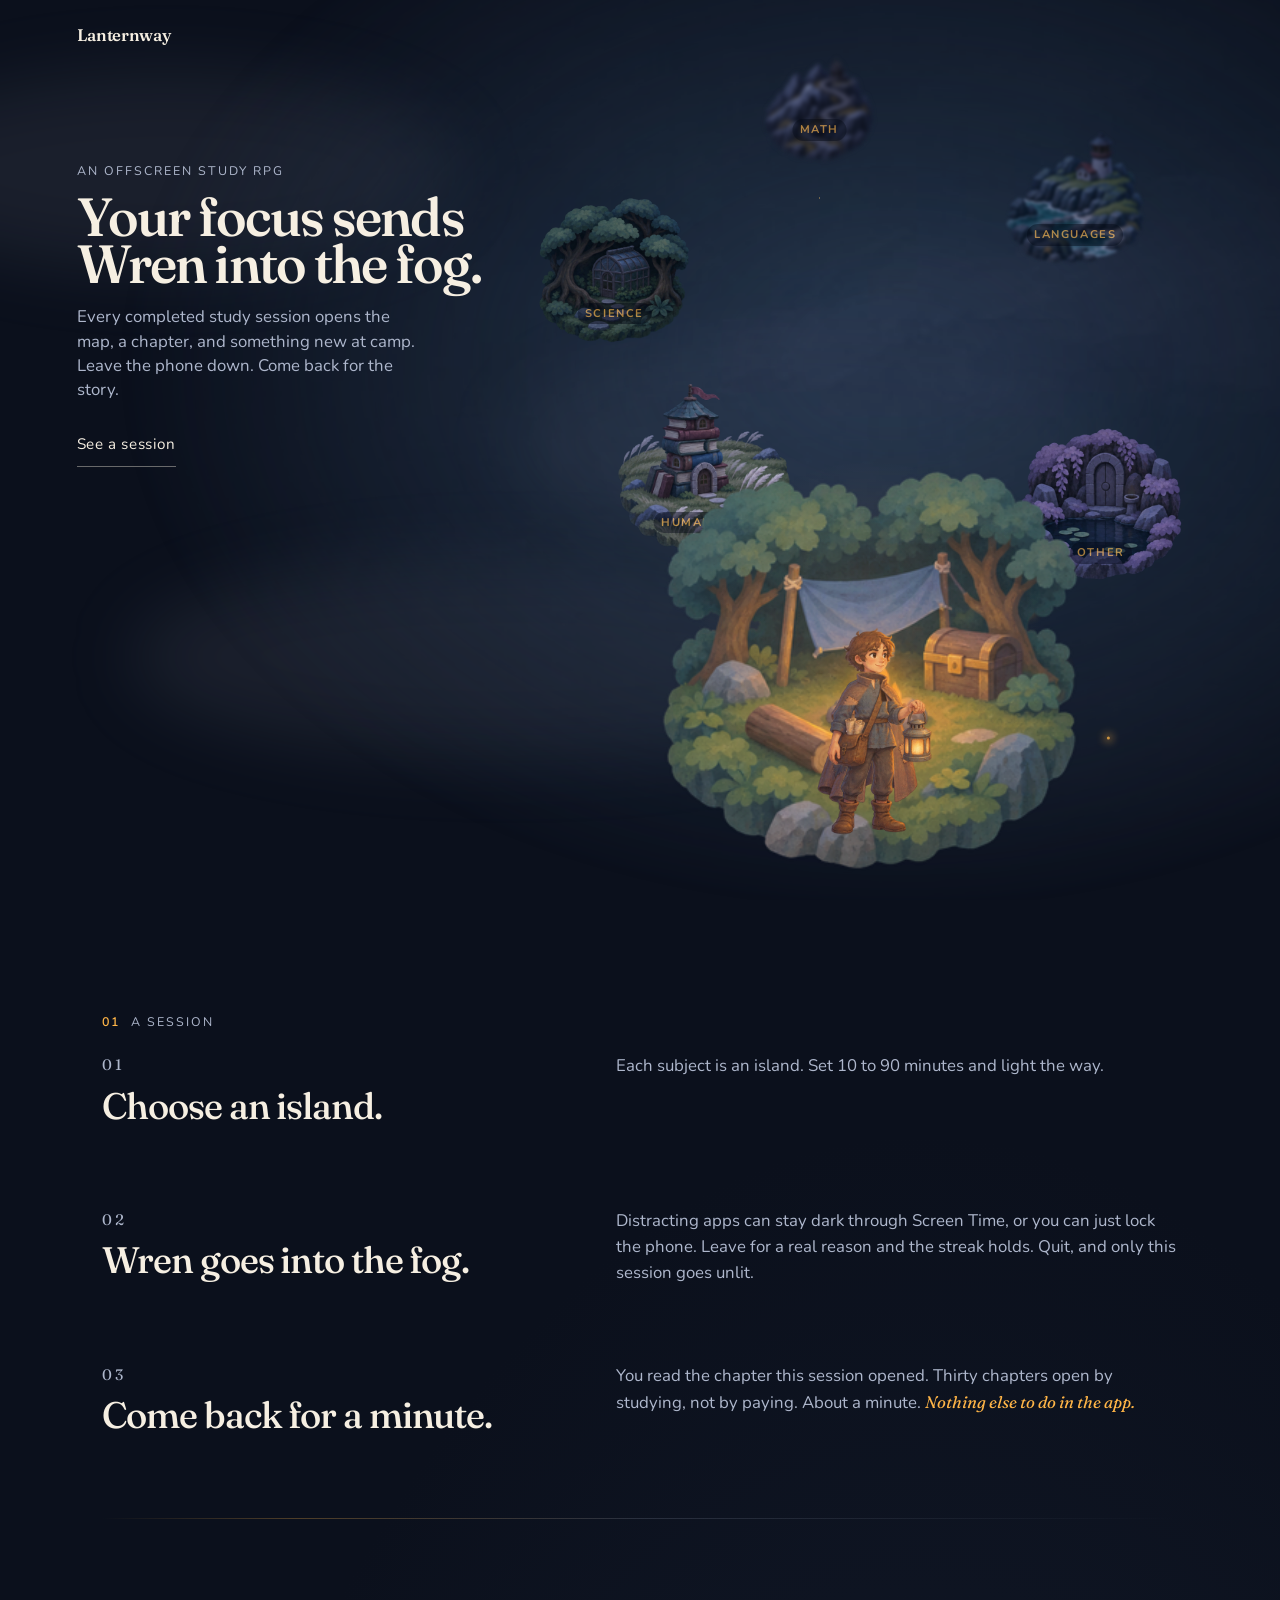
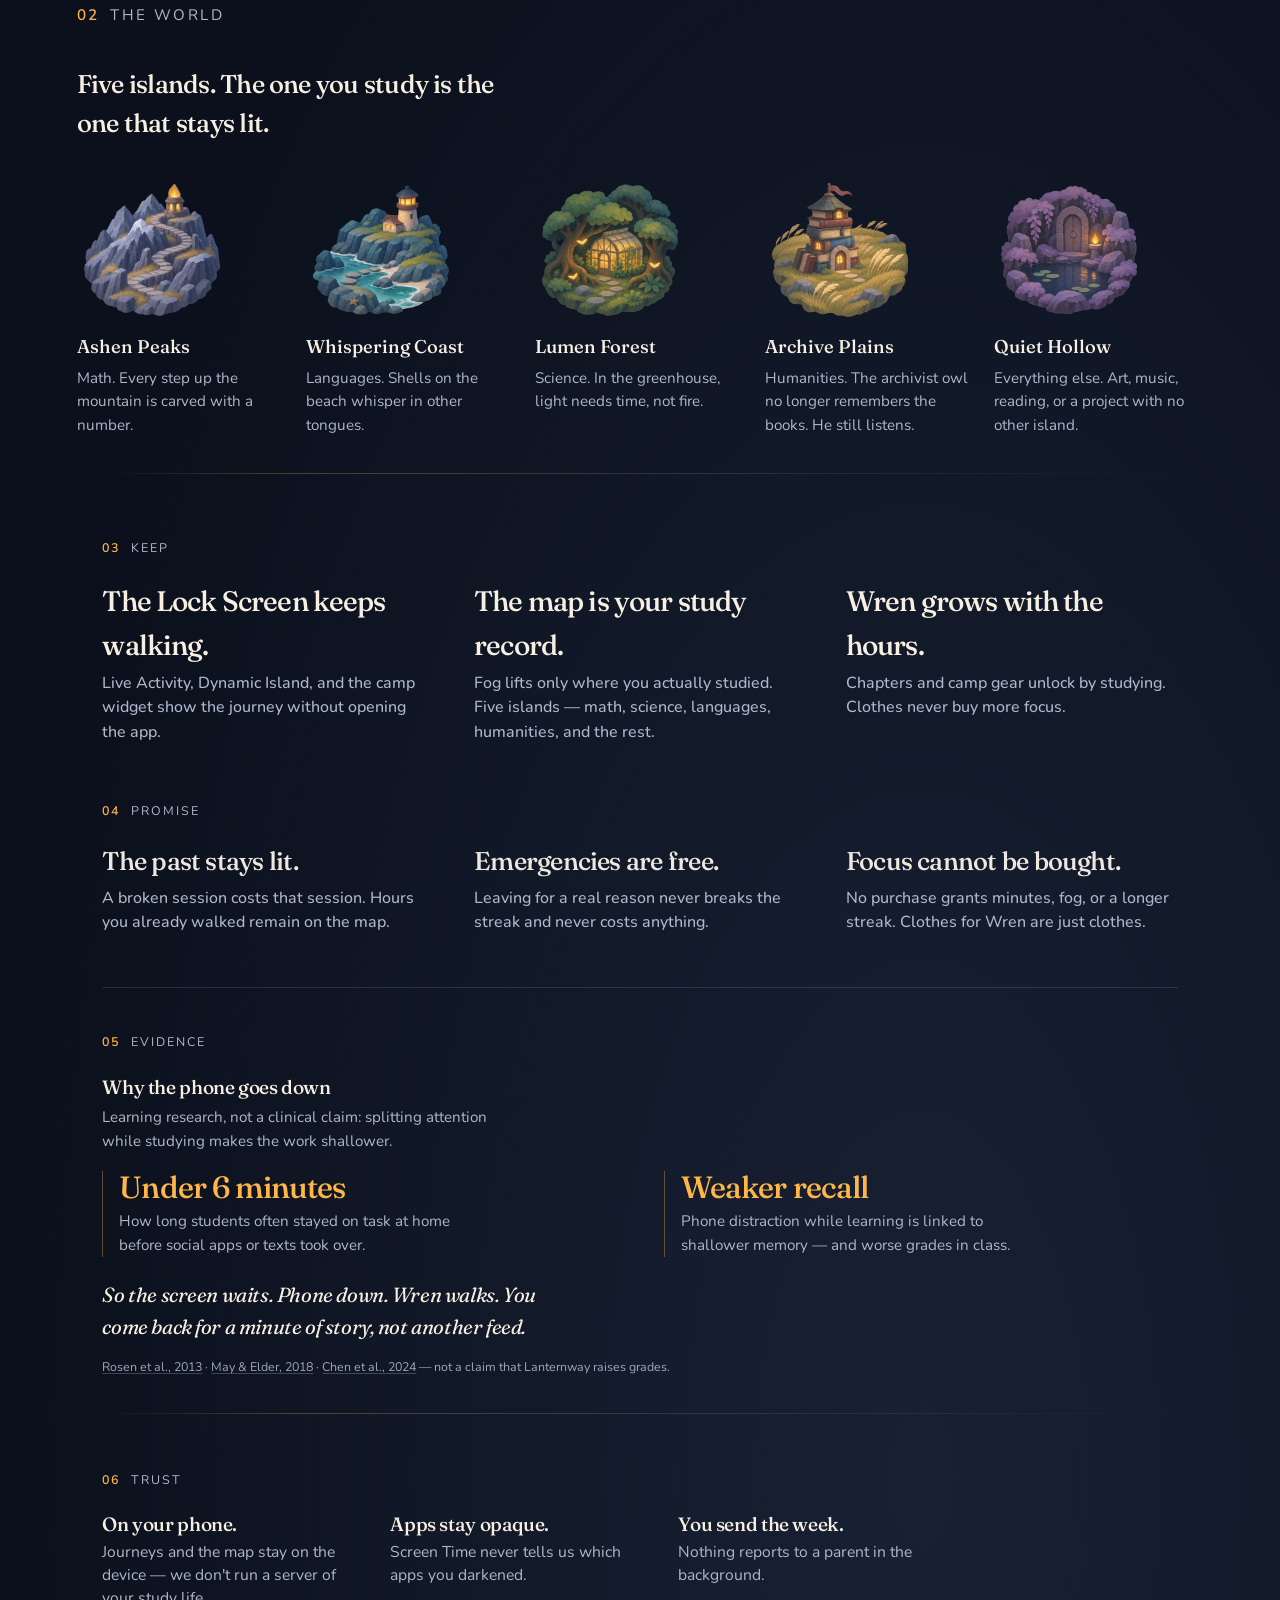
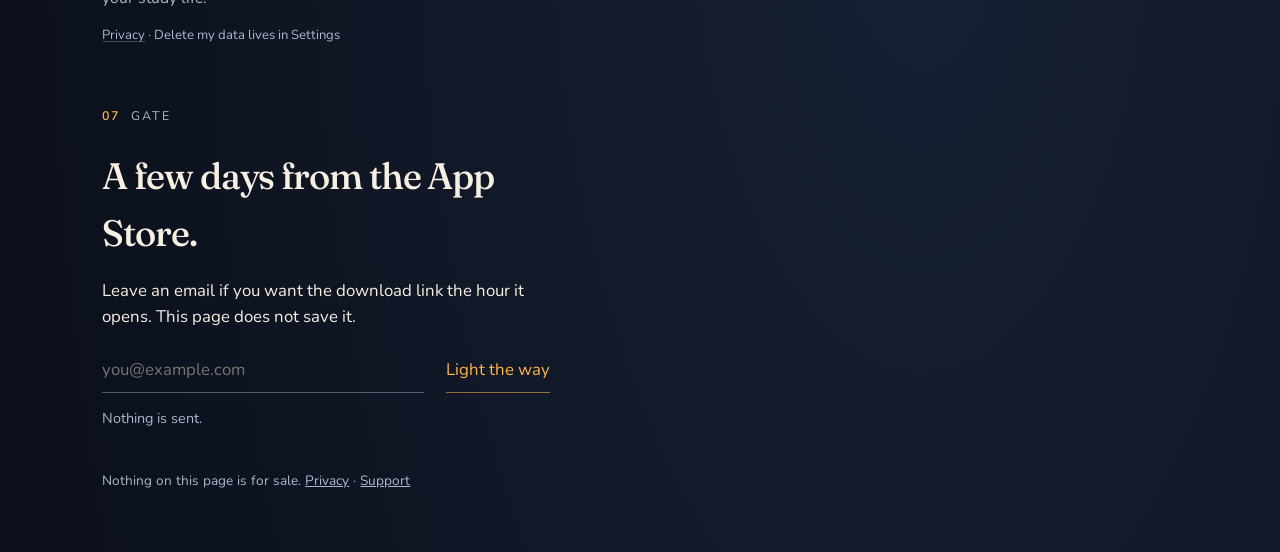
<file: index.html>
<!DOCTYPE html>
<html lang="en">
<head>
<meta charset="utf-8">
<meta name="viewport" content="width=device-width, initial-scale=1">
<title>Lanternway — An offscreen RPG</title>
<meta name="description" content="An offscreen study RPG. Put the phone down to study — research links phone multitasking to weaker recall. Your focus sends Wren into the fog.">
<link rel="preconnect" href="https://fonts.googleapis.com">
<link rel="preconnect" href="https://fonts.gstatic.com" crossorigin>
<link href="https://fonts.googleapis.com/css2?family=Fraunces:opsz,wght@9..144,500;9..144,560&family=Nunito:wght@400;600&display=swap" rel="stylesheet">
<style>
  :root {
    --night: #0b101c;
    --dusk: #1b2236;
    --lantern: #ffb547;
    --ember: #ff6b3d;
    --mist: #aeb7cc;
    --parchment: #f6efe2;
    --peaks: #5b6787;
    --forest: #2f6b4f;
    --coast: #2f6e8a;
    --plains: #8a7a4a;
    --hollow: #5e4b7a;
    --serif: Fraunces, "Iowan Old Style", Palatino, Georgia, serif;
    --round: Nunito, ui-rounded, "Avenir Next", sans-serif;
  }

  * { box-sizing: border-box; }
  html { scroll-behavior: smooth; }
  body {
    margin: 0;
    background-color: var(--night);
    background-image: radial-gradient(ellipse 95% 70% at 72% 82%, rgba(26, 36, 56, 0.85), transparent 74%);
    color: var(--parchment);
    font-family: var(--round);
    font-size: 1.05rem;
    line-height: 1.55;
  }
  a { color: inherit; }
  :focus-visible { outline: 2px solid var(--lantern); outline-offset: 3px; }

  .skip {
    position: absolute;
    left: 1rem;
    top: -4rem;
    background: var(--lantern);
    color: var(--night);
    padding: 0.5rem 1rem;
    z-index: 20;
  }
  .skip:focus { top: 1rem; }

  .stars, .wisps, .lantern-light, .grain {
    position: fixed;
    inset: 0;
    pointer-events: none;
  }
  .stars {
    z-index: 0;
    background-image:
      radial-gradient(1px 1px at 12% 18%, rgba(246, 239, 226, 0.75) 50%, transparent 51%),
      radial-gradient(1px 1px at 28% 72%, rgba(246, 239, 226, 0.4) 50%, transparent 51%),
      radial-gradient(1.4px 1.4px at 64% 22%, rgba(255, 181, 71, 0.75) 50%, transparent 51%),
      radial-gradient(1px 1px at 80% 60%, rgba(246, 239, 226, 0.5) 50%, transparent 51%),
      radial-gradient(1px 1px at 90% 14%, rgba(246, 239, 226, 0.55) 50%, transparent 51%),
      radial-gradient(1px 1px at 40% 8%, rgba(246, 239, 226, 0.35) 50%, transparent 51%);
    animation: twinkle 7s ease-in-out infinite;
  }
  .wisps { z-index: 1; overflow: hidden; }
  .wisps i {
    position: absolute;
    width: 46vw;
    height: 22vh;
    border-radius: 50%;
    background: rgba(174, 183, 204, 0.09);
    filter: blur(36px);
    animation: drift 32s ease-in-out infinite alternate;
  }
  .wisps i:nth-child(1) { top: 8%; left: -10%; }
  .wisps i:nth-child(2) { top: 38%; left: 40%; animation-duration: 41s; animation-delay: -8s; }
  .wisps i:nth-child(3) { top: 62%; left: 10%; width: 60vw; animation-duration: 36s; animation-delay: -14s; }
  .lantern-light {
    z-index: 7;
    background: radial-gradient(240px circle at var(--lx, 70vw) var(--ly, 70vh),
      rgba(255, 181, 71, 0.16) 0%,
      transparent 72%);
    mix-blend-mode: screen;
  }
  .grain { display: none; }

  .map {
    position: relative;
    z-index: 2;
    height: 100svh;
    min-height: 700px;
    margin: 0;
    overflow: hidden;
  }
  .legend {
    position: absolute;
    z-index: 5;
    top: 1.35rem;
    left: 6vw;
    font-family: var(--serif);
  }
  .legend strong { font-weight: 560; letter-spacing: -0.02em; }

  .motto {
    position: absolute;
    z-index: 5;
    left: 6vw;
    top: 18vh;
    margin: 0;
    text-align: left;
  }
  .motto p {
    margin: 0;
    font-family: var(--serif);
    font-weight: 560;
    font-size: clamp(2.8rem, 4.2vw, 4.4rem);
    max-width: 8.6em;
    letter-spacing: -0.035em;
    line-height: 0.88;
  }
  .motto p span {
    display: block;
    max-width: 34ch;
    margin-top: 1.1rem;
    font-family: var(--round);
    font-size: 1.05rem;
    font-weight: 400;
    letter-spacing: 0;
    line-height: 1.45;
    color: var(--mist);
  }
  .motto .eyebrow {
    max-width: none;
    margin: 0 0 0.85rem;
    font-family: var(--round);
    font-size: 0.78rem;
    font-weight: 400;
    letter-spacing: 0.16em;
    line-height: 1.4;
    text-transform: uppercase;
    color: var(--mist);
  }
  .walk {
    display: inline-flex;
    align-items: center;
    min-height: 44px;
    margin-top: 1.3rem;
    color: var(--parchment);
    font-size: 0.95rem;
    letter-spacing: 0.04em;
    text-decoration: none;
    border-bottom: 1px solid rgba(246, 239, 226, 0.4);
  }

  .sky {
    position: absolute;
    inset: -18% -12% -28%;
    background: url("art/map-background.jpg") 62% 46% / 150% auto no-repeat;
    opacity: 0.7;
    mask-image: radial-gradient(ellipse 68% 58% at 66% 40%, #000 8%, transparent 72%);
    -webkit-mask-image: radial-gradient(ellipse 68% 58% at 66% 40%, #000 8%, transparent 72%);
  }
  .flies { position: absolute; inset: 0; pointer-events: none; }
  .flies i {
    position: absolute;
    width: 3px;
    height: 3px;
    border-radius: 50%;
    background: var(--lantern);
    box-shadow: 0 0 8px 2px rgba(255, 181, 71, 0.8);
    offset-path: ellipse(90px 34px at 74% 78%);
    animation: fly 11s linear infinite;
    opacity: 0.8;
  }
  .flies i:nth-child(2) { animation-duration: 15s; animation-delay: -3s; offset-path: ellipse(140px 46px at 72% 74%); }
  .flies i:nth-child(3) { animation-duration: 18s; animation-delay: -7s; offset-path: ellipse(50px 18px at 70% 70%); }
  .flies i:nth-child(4) { animation-duration: 13s; animation-delay: -5s; offset-path: ellipse(110px 24px at 78% 82%); }
  .flies i:nth-child(5) { animation-duration: 20s; animation-delay: -11s; offset-path: ellipse(160px 40px at 68% 68%); }

  .island, .camp {
    position: absolute;
    border: 0;
    background: transparent;
    color: var(--parchment);
    text-decoration: none;
    padding: 0;
  }
  .island {
    width: min(16vw, 180px);
    transform: translate(-50%, -50%);
    text-align: center;
    z-index: 1;
    --lit: 0.12;
    --depth: 1;
    --haze: 0;
  }
  .island .art {
    position: relative;
    display: block;
    filter:
      brightness(calc(0.42 + var(--depth) * 0.58))
      blur(calc(var(--haze) * 1.4px));
  }
  .island .art img { width: 100%; height: auto; display: block; }
  .island .art img.lit {
    position: absolute;
    inset: 0;
    opacity: var(--lit);
  }
  .island .art::after {
    content: "";
    position: absolute;
    left: 15%;
    right: 15%;
    bottom: 8%;
    height: 40%;
    background: radial-gradient(ellipse at center, rgba(255, 181, 71, 0.55), transparent 70%);
    filter: blur(10px);
    opacity: calc(var(--lit) * var(--depth));
    pointer-events: none;
    z-index: -1;
  }
  .island .name {
    position: absolute;
    left: 50%;
    bottom: 4%;
    margin: 0;
    display: flex;
    flex-direction: column;
    align-items: center;
    gap: 0.1rem;
    white-space: nowrap;
    color: var(--parchment);
    text-shadow: 0 2px 16px #0b101c, 0 0 18px rgba(11, 16, 28, 0.9);
    pointer-events: none;
    transform: translate(-50%, 4px);
    transition: transform 0.55s ease;
  }
  .island.named .name { transform: translate(-50%, 0); }
  .island small {
    display: block;
    order: -1;
    padding: 0.12rem 0.45rem 0.15rem;
    border-radius: 999px;
    background: color-mix(in srgb, var(--night) 72%, transparent);
    font-family: var(--round);
    font-size: 0.7rem;
    font-weight: 700;
    letter-spacing: 0.14em;
    text-transform: uppercase;
    color: var(--lantern);
    opacity: 0.62;
    transition: opacity 0.55s ease, background 0.55s ease;
  }
  .island.named small {
    opacity: 1;
    background: color-mix(in srgb, var(--night) 84%, transparent);
  }
  .island .place {
    font-family: var(--serif);
    font-size: 0.95rem;
    font-weight: 500;
    opacity: 0;
    transform: translateY(4px);
    transition: opacity 0.55s ease, transform 0.55s ease;
  }
  .island.named .place {
    opacity: 1;
    transform: translateY(0);
  }
  /* Far → near: smaller/darker peaks, then coast & forest, then plains & hollow by the camp. */
  .peaks  { left: 64%; top: 12%; width: min(10vw, 118px); z-index: 1; --depth: 0.35; --haze: 1.6; --lit: 0.05; }
  .coast  { left: 84%; top: 22%; width: min(13vw, 150px); z-index: 1; --depth: 0.5;  --haze: 1.1; --lit: 0.07; }
  .forest { left: 48%; top: 30%; width: min(14vw, 164px); z-index: 2; --depth: 0.68; --haze: 0.55; --lit: 0.1; }
  .plains { left: 55%; top: 52%; width: min(16vw, 188px); z-index: 3; --depth: 0.9;  --haze: 0.15; --lit: 0.18; }
  .hollow { left: 86%; top: 56%; width: min(15vw, 176px); z-index: 3; --depth: 0.86; --haze: 0.25; --lit: 0.16; }

  .camp {
    left: 68%;
    bottom: 0;
    width: min(40vw, 460px);
    transform: translateX(-50%);
    z-index: 4;
    pointer-events: none;
  }
  .camp::before {
    content: "";
    position: absolute;
    left: 50%;
    top: 58%;
    width: 46%;
    height: 28%;
    transform: translate(-50%, -50%);
    background: radial-gradient(circle, rgba(255, 120, 48, 0.7), transparent 68%);
    filter: blur(6px);
    animation: pulse 3.2s ease-in-out infinite;
  }
  .camp .ground { width: 100%; height: auto; display: block; position: relative; }
  .wren {
    position: absolute;
    left: 50%;
    bottom: 8%;
    width: 56%;
    transform: translateX(-50%);
    transform-origin: 50% 100%;
    animation: breath 4.8s ease-in-out infinite;
  }
  .wren img { position: absolute; inset: 0; width: 100%; height: auto; }
  .wren img:first-child { position: relative; }
  .wren .flame { animation: flicker 2.6s ease-in-out infinite; }

  .trail, .islands, .picks, .rules, .why, .trust, .gate, footer { position: relative; z-index: 2; }
  .trail { padding: 7rem 8vw 0; }
  .act {
    display: flex;
    align-items: baseline;
    gap: 0.7rem;
    margin: 0 0 1.35rem;
    font-size: 0.78rem;
    letter-spacing: 0.16em;
    text-transform: uppercase;
    color: var(--mist);
  }
  .act b {
    color: var(--lantern);
    font-weight: 600;
    letter-spacing: 0.14em;
  }
  .floor {
    height: 1px;
    margin: 2.25rem 8vw 3.5rem;
    border: 0;
    background: linear-gradient(
      90deg,
      transparent 0%,
      rgba(255, 181, 71, 0.28) 18%,
      rgba(174, 183, 204, 0.18) 50%,
      transparent 100%
    );
  }
  .card {
    display: grid;
    grid-template-columns: minmax(14rem, 0.8fr) minmax(16rem, 1fr);
    gap: 0.4rem 4rem;
    max-width: 68rem;
    margin: 0 0 4.2rem;
    color: var(--mist);
  }
  .card { color: var(--parchment); }
  .card p { margin: 0; color: var(--mist); }
  .card em { font-family: var(--serif); font-style: italic; color: var(--lantern); }
  h2 {
    font-family: var(--serif);
    font-weight: 500;
    font-size: clamp(1.8rem, 3vw, 2.3rem);
    letter-spacing: -0.03em;
    margin: 0 0 0.45rem;
  }
  .kicker {
    font-family: var(--serif);
    font-size: 0.95rem;
    letter-spacing: 0.14em;
    text-transform: uppercase;
    color: var(--mist);
    margin: 0 0 0.35rem;
  }

  .islands {
    display: grid;
    grid-template-columns: repeat(5, 1fr);
    gap: 1.5rem 1.25rem;
    margin: 0;
    padding: 1.5rem 6vw 0;
  }
  .islands .act { grid-column: 1 / -1; margin-bottom: 0.85rem; }
  .islands .record {
    grid-column: 1 / -1;
    max-width: 18em;
    margin: 0 0 0.4rem;
    font-family: var(--serif);
    font-size: clamp(1.45rem, 2vw, 1.85rem);
    font-weight: 500;
    letter-spacing: -0.03em;
    color: var(--parchment);
  }
  .islands article { min-width: 0; }
  .islands img { width: min(100%, 150px); height: auto; display: block; }
  .islands h3 { font-family: var(--serif); font-weight: 500; margin: 0.55rem 0 0; font-size: 1.15rem; }
  .islands p { margin: 0.3rem 0 0; color: var(--mist); font-size: 0.95rem; }

  .picks { margin: 0; padding: 0.5rem 8vw 0; }
  .rules { margin: 0; padding: 3.5rem 8vw 0; }
  .picks ul, .rules ol {
    display: grid;
    grid-template-columns: repeat(3, 1fr);
    gap: 2rem 2.5rem;
    margin: 0;
    padding: 0;
  }
  .picks li, .rules li {
    list-style: none;
    margin: 0;
    font-family: var(--serif);
    font-weight: 500;
    letter-spacing: -0.03em;
  }
  .picks li {
    font-size: clamp(1.55rem, 2.2vw, 2rem);
    color: var(--parchment);
  }
  .rules li {
    font-size: clamp(1.4rem, 2vw, 1.8rem);
    color: color-mix(in srgb, var(--parchment) 88%, var(--mist));
  }
  .picks li span, .rules li span {
    display: block;
    margin-top: 0.25rem;
    font-family: var(--round);
    font-size: 1rem;
    letter-spacing: 0;
    color: var(--mist);
  }

  /* Evidence sits quieter than Keep / Promise — proof, not another manifesto. */
  .why {
    margin: 3.25rem 8vw 0;
    padding: 2.75rem 0 0;
    border-top: 1px solid rgba(174, 183, 204, 0.16);
  }
  .why .lead {
    margin: 0 0 1.1rem;
    max-width: 26rem;
    font-family: var(--round);
    font-size: 0.95rem;
    color: var(--mist);
  }
  .why .lead strong {
    display: block;
    margin-bottom: 0.2rem;
    font-family: var(--serif);
    font-weight: 500;
    font-size: clamp(1.15rem, 1.5vw, 1.35rem);
    letter-spacing: -0.02em;
    color: var(--parchment);
  }
  .why .findings {
    display: grid;
    grid-template-columns: 1fr 1fr;
    gap: 1.5rem 3rem;
    margin: 0;
    padding: 0;
    list-style: none;
  }
  .why .findings li {
    margin: 0;
    padding: 0 0 0 1rem;
    border-left: 1px solid rgba(255, 181, 71, 0.35);
  }
  .why .findings .mark {
    margin: 0;
    font-family: var(--serif);
    font-weight: 500;
    font-size: clamp(1.55rem, 2.4vw, 2.05rem);
    letter-spacing: -0.03em;
    line-height: 1.05;
    color: var(--lantern);
  }
  .why .findings p {
    margin: 0.45rem 0 0;
    font-size: 0.95rem;
    color: var(--mist);
    max-width: 22rem;
  }
  .why .bridge {
    margin: 1.35rem 0 0;
    max-width: 28rem;
    font-family: var(--serif);
    font-style: italic;
    font-size: clamp(1.15rem, 1.6vw, 1.35rem);
    letter-spacing: -0.02em;
    color: var(--parchment);
  }
  .why .sources {
    margin: 1rem 0 0;
    font-size: 0.78rem;
    color: var(--mist);
    line-height: 1.5;
    opacity: 0.9;
  }
  .why .sources a {
    color: var(--mist);
    text-decoration: underline;
    text-decoration-color: rgba(174, 183, 204, 0.35);
    text-underline-offset: 0.18em;
  }
  .why .sources a:hover { color: var(--parchment); }

  /* Trust: one quiet strip before the gate — readable, not another manifesto floor. */
  .trust {
    margin: 0 8vw;
    padding: 0;
    max-width: 52rem;
  }
  .trust ul {
    display: grid;
    grid-template-columns: repeat(3, 1fr);
    gap: 1.25rem 2rem;
    margin: 0;
    padding: 0;
    list-style: none;
  }
  .trust li {
    margin: 0;
    font-size: 0.98rem;
    color: var(--mist);
    line-height: 1.45;
  }
  .trust li strong {
    display: block;
    margin-bottom: 0.15rem;
    font-family: var(--serif);
    font-weight: 500;
    font-size: clamp(1.15rem, 1.5vw, 1.35rem);
    letter-spacing: -0.02em;
    color: var(--parchment);
  }
  .trust .more {
    margin: 1rem 0 0;
    font-size: 0.82rem;
    color: var(--mist);
  }
  .trust .more a {
    color: var(--mist);
    text-decoration: underline;
    text-decoration-color: rgba(174, 183, 204, 0.35);
    text-underline-offset: 0.18em;
  }
  .trust .more a:hover { color: var(--parchment); }

  .gate {
    max-width: 28rem;
    margin: 3.75rem 8vw 2.5rem;
    padding: 0;
    background: none;
  }
  form { display: flex; flex-wrap: wrap; align-items: center; gap: 0.4rem 1.4rem; margin-top: 1.2rem; }
  label { position: absolute; width: 1px; height: 1px; overflow: hidden; clip: rect(0 0 0 0); }
  input[type="email"] {
    flex: 1 1 14rem;
    min-height: 44px;
    border: 0;
    border-bottom: 1px solid rgba(174, 183, 204, 0.45);
    border-radius: 0;
    background: transparent;
    color: var(--parchment);
    padding: 0;
    font: inherit;
  }
  button {
    min-height: 44px;
    padding: 0;
    border: 0;
    border-bottom: 1px solid rgba(255, 181, 71, 0.55);
    border-radius: 0;
    background: transparent;
    color: var(--lantern);
    font: inherit;
    cursor: pointer;
  }
  .note, .kept { color: var(--mist); font-size: 0.9rem; }
  .kept { color: var(--parchment); }
  footer { margin: 0; padding: 0 8vw 3rem; color: var(--mist); font-size: 0.85rem; }

  @keyframes drift { to { transform: translate3d(12vw, -6vh, 0); } }
  @keyframes twinkle { 50% { opacity: 0.65; } }
  @keyframes breath { 50% { transform: translateX(-50%) scale(1.018); } }
  @keyframes flicker { 40% { opacity: 0.78; } 70% { opacity: 1; } }
  @keyframes pulse { 50% { opacity: 0.55; transform: translate(-50%, -50%) scale(1.08); } }
  @keyframes fly { to { offset-distance: 100%; } }

  @media (max-width: 800px) {
    .map { height: 104vw; min-height: 420px; overflow: visible; }
    .legend { position: relative; top: auto; left: auto; padding: 1.2rem 1.25rem 0; }
    .motto { position: relative; top: auto; left: auto; padding: 1.5rem 1.25rem 0; }
    .motto p { font-size: 2.55rem; max-width: none; }
    .peaks  { left: 28%; top: 14%; width: 26vw; }
    .coast  { left: 78%; top: 18%; width: 30vw; }
    .forest { left: 24%; top: 44%; width: 34vw; }
    .plains { left: 36%; top: 72%; width: 40vw; }
    .hollow { left: 82%; top: 58%; width: 36vw; }
    .camp { left: 62%; bottom: -8%; width: 72vw; }
    .trail { padding: 3.5rem 1.25rem 0; }
    .card { grid-template-columns: 1fr; gap: 0.35rem; }
    .islands { grid-template-columns: 1fr 1fr; padding: 1rem 1.25rem 0; }
    .floor { margin: 1.75rem 1.25rem 2.75rem; }
    .picks { padding: 0.25rem 1.25rem 0; }
    .rules { padding: 2.75rem 1.25rem 0; }
    .picks ul, .rules ol { grid-template-columns: 1fr; }
    .why { margin: 2.5rem 1.25rem 0; padding-top: 2.25rem; }
    .why .findings { grid-template-columns: 1fr; gap: 1.15rem; }
    .trust { margin: 0 1.25rem; }
    .trust ul { grid-template-columns: 1fr; gap: 1rem; }
    .gate { margin: 3rem 1.25rem 2rem; }
    footer { padding: 0 1.25rem 2.5rem; }
  }
  @media (prefers-reduced-motion: reduce) {
    html { scroll-behavior: auto; }
    .stars, .wisps i, .wren, .wren .flame, .camp::before, .flies i { animation: none; }
    .island { --lit: 1; --haze: 0; --depth: 1; }
    .island .art { filter: none; }
    .island .name,
    .island small,
    .island .place { transition: none; transform: none; opacity: 1; }
    .island .name { transform: translate(-50%, 0); }
    .island .place { transform: none; }
    .card h2, .card p { filter: none; }
    .lantern-light { display: none; }
  }
</style>
</head>
<body>
<a class="skip" href="#trail">Skip to the trail</a>
<div class="stars" aria-hidden="true"></div>
<div class="wisps" aria-hidden="true"><i></i><i></i><i></i></div>
<div class="lantern-light" aria-hidden="true"></div>
<div class="grain" aria-hidden="true"></div>

<header class="legend">
  <strong>Lanternway</strong>
</header>

<main>
  <div class="motto">
    <p class="eyebrow">An offscreen study RPG</p>
    <p>Your focus sends<br>Wren into the fog.<span>Every completed study session opens the map, a chapter, and something new at camp. Leave the phone down. Come back for the story.</span></p>
    <a class="walk" href="#trail">See a session</a>
  </div>

  <section class="map" aria-label="The world">
    <div class="sky" aria-hidden="true"></div>
    <div class="flies" aria-hidden="true"><i></i><i></i><i></i><i></i><i></i></div>

    <a class="island peaks" href="#peaks">
      <span class="art">
        <img class="dark" src="art/region-peaks-dark.png" alt="">
        <img class="lit" src="art/region-peaks.png" alt="">
      </span>
      <span class="name"><small>Math</small><span class="place">Ashen Peaks</span></span>
    </a>
    <a class="island forest" href="#forest">
      <span class="art">
        <img class="dark" src="art/region-forest-dark.png" alt="">
        <img class="lit" src="art/region-forest.png" alt="">
      </span>
      <span class="name"><small>Science</small><span class="place">Lumen Forest</span></span>
    </a>
    <a class="island coast" href="#coast">
      <span class="art">
        <img class="dark" src="art/region-coast-dark.png" alt="">
        <img class="lit" src="art/region-coast.png" alt="">
      </span>
      <span class="name"><small>Languages</small><span class="place">Whispering Coast</span></span>
    </a>
    <a class="island plains" href="#plains">
      <span class="art">
        <img class="dark" src="art/region-plains-dark.png" alt="">
        <img class="lit" src="art/region-plains.png" alt="">
      </span>
      <span class="name"><small>Humanities</small><span class="place">Archive Plains</span></span>
    </a>
    <a class="island hollow" href="#hollow">
      <span class="art">
        <img class="dark" src="art/region-hollow-dark.png" alt="">
        <img class="lit" src="art/region-hollow.png" alt="">
      </span>
      <span class="name"><small>Other</small><span class="place">Quiet Hollow</span></span>
    </a>

    <div class="camp" role="img" aria-label="Wren at the camp, lantern in hand">
      <img class="ground" src="art/camp-base.png" alt="">
      <span class="wren">
        <img src="art/wren-idle.png" alt="">
        <img src="art/cloak-patched.png" alt="">
        <img class="flame" src="art/lantern-tin.png" alt="">
      </span>
    </div>
  </section>

  <section class="trail" id="trail">
    <p class="act"><b>01</b> A session</p>
    <article class="card">
      <div>
        <p class="kicker">01</p>
        <h2>Choose an island.</h2>
      </div>
      <p>Each subject is an island. Set 10 to 90 minutes and light the way.</p>
    </article>
    <article class="card">
      <div>
        <p class="kicker">02</p>
        <h2>Wren goes into the fog.</h2>
      </div>
      <p>Distracting apps can stay dark through Screen Time, or you can just lock the phone. Leave for a real reason and the streak holds. Quit, and only this session goes unlit.</p>
    </article>
    <article class="card">
      <div>
        <p class="kicker">03</p>
        <h2>Come back for a minute.</h2>
      </div>
      <p>You read the chapter this session opened. Thirty chapters open by studying, not by paying. About a minute. <em>Nothing else to do in the app.</em></p>
    </article>
  </section>

  <hr class="floor" aria-hidden="true">

  <section class="islands" aria-label="Subjects">
    <p class="act"><b>02</b> The world</p>
    <p class="record">Five islands. The one you study is the one that stays lit.</p>
    <article id="peaks">
      <img src="art/region-peaks.png" alt="">
      <div>
        <h3>Ashen Peaks</h3>
        <p>Math. Every step up the mountain is carved with a number.</p>
      </div>
    </article>
    <article id="coast">
      <img src="art/region-coast.png" alt="">
      <div>
        <h3>Whispering Coast</h3>
        <p>Languages. Shells on the beach whisper in other tongues.</p>
      </div>
    </article>
    <article id="forest">
      <img src="art/region-forest.png" alt="">
      <div>
        <h3>Lumen Forest</h3>
        <p>Science. In the greenhouse, light needs time, not fire.</p>
      </div>
    </article>
    <article id="plains">
      <img src="art/region-plains.png" alt="">
      <div>
        <h3>Archive Plains</h3>
        <p>Humanities. The archivist owl no longer remembers the books. He still listens.</p>
      </div>
    </article>
    <article id="hollow">
      <img src="art/region-hollow.png" alt="">
      <div>
        <h3>Quiet Hollow</h3>
        <p>Everything else. Art, music, reading, or a project with no other island.</p>
      </div>
    </article>
  </section>

  <hr class="floor" aria-hidden="true">

  <section class="picks" aria-label="What stays with you">
    <p class="act"><b>03</b> Keep</p>
    <ul>
      <li>The Lock Screen keeps walking.<span>Live Activity, Dynamic Island, and the camp widget show the journey without opening the app.</span></li>
      <li>The map is your study record.<span>Fog lifts only where you actually studied. Five islands — math, science, languages, humanities, and the rest.</span></li>
      <li>Wren grows with the hours.<span>Chapters and camp gear unlock by studying. Clothes never buy more focus.</span></li>
    </ul>
  </section>

  <section class="rules" aria-label="The rules of the camp">
    <p class="act"><b>04</b> Promise</p>
    <ol>
      <li>The past stays lit.<span>A broken session costs that session. Hours you already walked remain on the map.</span></li>
      <li>Emergencies are free.<span>Leaving for a real reason never breaks the streak and never costs anything.</span></li>
      <li>Focus cannot be bought.<span>No purchase grants minutes, fog, or a longer streak. Clothes for Wren are just clothes.</span></li>
    </ol>
  </section>

  <section class="why" id="why" aria-labelledby="why-title">
    <p class="act"><b>05</b> Evidence</p>
    <p class="lead" id="why-title"><strong>Why the phone goes down</strong>Learning research, not a clinical claim: splitting attention while studying makes the work shallower.</p>
    <ul class="findings">
      <li>
        <p class="mark">Under 6 minutes</p>
        <p>How long students often stayed on task at home before social apps or texts took over.</p>
      </li>
      <li>
        <p class="mark">Weaker recall</p>
        <p>Phone distraction while learning is linked to shallower memory — and worse grades in class.</p>
      </li>
    </ul>
    <p class="bridge">So the screen waits. Phone down. Wren walks. You come back for a minute of story, not another feed.</p>
    <p class="sources">
      <a href="https://doi.org/10.1016/j.chb.2012.12.001">Rosen et al., 2013</a> ·
      <a href="https://doi.org/10.1186/s41239-018-0096-z">May &amp; Elder, 2018</a> ·
      <a href="https://doi.org/10.1016/j.chb.2024.108432">Chen et al., 2024</a>
      — not a claim that Lanternway raises grades.
    </p>
  </section>

  <hr class="floor" aria-hidden="true">

  <section class="trust" id="trust" aria-label="Trust">
    <p class="act"><b>06</b> Trust</p>
    <ul>
      <li><strong>On your phone.</strong> Journeys and the map stay on the device — we don't run a server of your study life.</li>
      <li><strong>Apps stay opaque.</strong> Screen Time never tells us which apps you darkened.</li>
      <li><strong>You send the week.</strong> Nothing reports to a parent in the background.</li>
    </ul>
    <p class="more"><a href="privacy/">Privacy</a> · Delete my data lives in Settings</p>
  </section>

  <section class="gate" id="gate" aria-labelledby="gate-title">
    <p class="act"><b>07</b> Gate</p>
    <h2 id="gate-title">A few days from the App Store.</h2>
    <p>Leave an email if you want the download link the hour it opens. This page does not save it.</p>
    <form id="light">
      <label for="email">Email</label>
      <input id="email" name="email" type="email" autocomplete="email" required placeholder="you@example.com">
      <button type="submit">Light the way</button>
    </form>
    <p class="note" id="form-note">Nothing is sent.</p>
  </section>
</main>

<footer>
  <p>Nothing on this page is for sale. <a href="privacy/">Privacy</a> · <a href="support/">Support</a></p>
</footer>

<script>
(function () {
  const REACH = 170;
  const REACH_SQ = REACH * REACH;
  const FLOOR = 0.05;

  const root = document.documentElement;
  const map = document.querySelector(".map");
  const camp = document.querySelector(".camp");
  const form = document.getElementById("light");
  const note = document.getElementById("form-note");
  const spots = [...document.querySelectorAll(".map .island")].map((el) => ({ el, x: 0, y: 0, lit: -1, named: false }));
  const campSpot = { x: 0, y: 0 };
  const pointer = { x: 0, y: 0, seen: false };
  const coarse = { x: 0, y: 0 };
  const motion = window.matchMedia("(prefers-reduced-motion: reduce)");
  const fine = window.matchMedia("(pointer: fine)");

  let geometryDirty = true;
  let frame = 0;
  let running = false;
  let hovered = null;
  let focused = null;
  let lastX = -1;
  let lastY = -1;

  function measure() {
    for (const spot of spots) {
      const box = spot.el.getBoundingClientRect();
      spot.x = box.left + box.width * 0.5;
      spot.y = box.top + box.height * 0.38;
    }
    if (camp) {
      const box = camp.getBoundingClientRect();
      campSpot.x = box.left + box.width * 0.5;
      campSpot.y = box.top + box.height * 0.42;
    }
    geometryDirty = false;
  }

  function source() {
    if (!fine.matches) {
      coarse.x = window.innerWidth * 0.5;
      coarse.y = window.innerHeight * 0.42;
      return coarse;
    }
    return pointer.seen ? pointer : campSpot;
  }

  function writeLit(spot, value) {
    const next = Math.round(Math.max(FLOOR, Math.min(1, value)) * 100) / 100;
    const named = next >= 0.42;
    if (spot.named !== named) {
      spot.named = named;
      spot.el.classList.toggle("named", named);
    }
    if (spot.lit === next) return;
    spot.lit = next;
    spot.el.style.setProperty("--lit", String(next));
  }

  function paint() {
    frame = 0;
    if (!running) return;
    if (geometryDirty) measure();
    const light = source();
    const x = Math.round(light.x);
    const y = Math.round(light.y);
    if (x !== lastX) {
      lastX = x;
      root.style.setProperty("--lx", x + "px");
    }
    if (y !== lastY) {
      lastY = y;
      root.style.setProperty("--ly", y + "px");
    }
    const held = focused || hovered;
    for (const spot of spots) {
      if (spot.el === held) {
        writeLit(spot, 1);
        continue;
      }
      const dx = spot.x - light.x;
      const dy = spot.y - light.y;
      writeLit(spot, Math.exp(-(dx * dx + dy * dy) / REACH_SQ));
    }
  }

  function requestPaint() {
    if (!running || document.hidden || frame) return;
    frame = requestAnimationFrame(paint);
  }

  function invalidate() {
    geometryDirty = true;
    requestPaint();
  }

  function onPointer(event) {
    pointer.x = event.clientX;
    pointer.y = event.clientY;
    pointer.seen = true;
    requestPaint();
  }

  function islandFrom(node) {
    return node && node.closest ? node.closest(".map .island") : null;
  }

  function onOver(event) {
    const next = islandFrom(event.target);
    if (next === hovered) return;
    hovered = next;
    requestPaint();
  }

  function onOut(event) {
    if (!hovered) return;
    if (hovered.contains(event.relatedTarget)) return;
    hovered = null;
    requestPaint();
  }

  function onFocusIn(event) {
    const island = islandFrom(event.target);
    focused = island && island.matches(":focus-visible") ? island : null;
    requestPaint();
  }

  function onFocusOut(event) {
    const next = islandFrom(event.relatedTarget);
    focused = next && next.matches(":focus-visible") ? next : null;
    requestPaint();
  }

  const resizeObserver = "ResizeObserver" in window && map
    ? new ResizeObserver(invalidate)
    : null;

  function start() {
    if (running || !map) return;
    running = true;
    window.addEventListener("pointermove", onPointer, { passive: true });
    window.addEventListener("scroll", invalidate, { passive: true });
    if (resizeObserver) resizeObserver.observe(map);
    else window.addEventListener("resize", invalidate);
    map.addEventListener("pointerover", onOver);
    map.addEventListener("pointerout", onOut);
    map.addEventListener("focusin", onFocusIn);
    map.addEventListener("focusout", onFocusOut);
    invalidate();
  }

  function stop() {
    running = false;
    if (frame) cancelAnimationFrame(frame);
    frame = 0;
    window.removeEventListener("pointermove", onPointer);
    window.removeEventListener("scroll", invalidate);
    window.removeEventListener("resize", invalidate);
    if (resizeObserver) resizeObserver.disconnect();
    if (map) {
      map.removeEventListener("pointerover", onOver);
      map.removeEventListener("pointerout", onOut);
      map.removeEventListener("focusin", onFocusIn);
      map.removeEventListener("focusout", onFocusOut);
    }
    for (const spot of spots) {
      spot.lit = -1;
      spot.named = false;
      spot.el.style.removeProperty("--lit");
      spot.el.classList.remove("named");
    }
    lastX = -1;
    lastY = -1;
  }

  function syncMotion() {
    if (motion.matches) stop();
    else start();
  }

  if (map) {
    for (const img of map.querySelectorAll("img")) {
      if (img.complete) continue;
      img.addEventListener("load", invalidate, { once: true });
      img.addEventListener("error", invalidate, { once: true });
    }
  }

  motion.addEventListener("change", syncMotion);
  document.addEventListener("visibilitychange", () => {
    if (document.hidden) {
      if (frame) cancelAnimationFrame(frame);
      frame = 0;
      return;
    }
    invalidate();
  });
  window.addEventListener("pagehide", stop);
  window.addEventListener("pageshow", syncMotion);

  if (form && note) {
    form.addEventListener("submit", (event) => {
      event.preventDefault();
      note.className = "kept";
      note.textContent = "Nothing was sent. This page keeps no list.";
    });
  }

  syncMotion();
})();
</script>
</body>
</html>
</file>
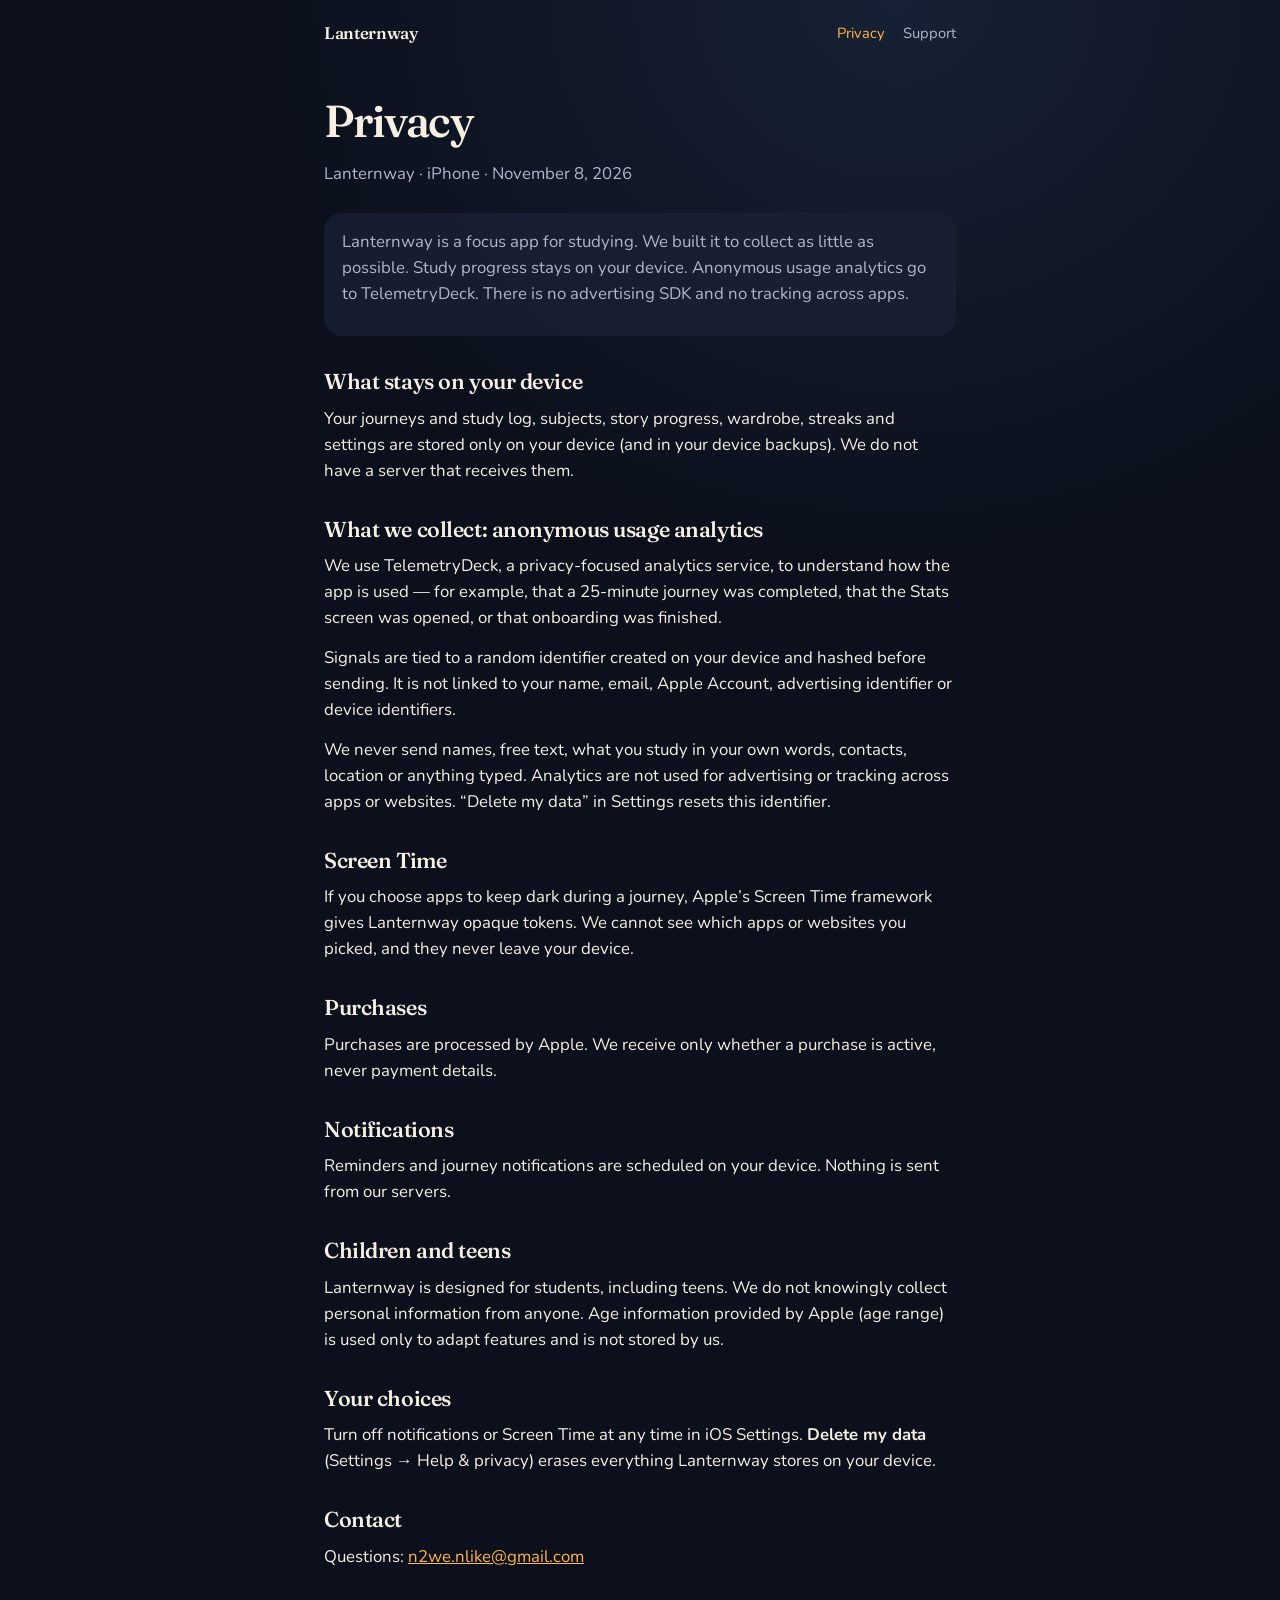
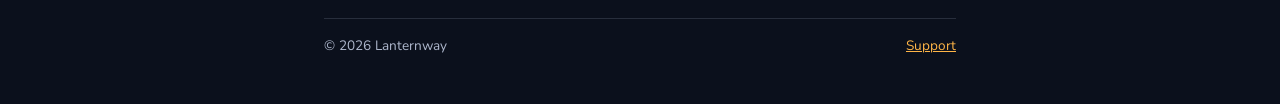
<file: privacy/index.html>
<!DOCTYPE html>
<html lang="en">
<head>
  <meta charset="utf-8">
  <meta name="viewport" content="width=device-width, initial-scale=1">
  <meta name="robots" content="noindex, nofollow, noarchive, nosnippet">
  <title>Privacy — Lanternway</title>
  <meta name="description" content="How Lanternway handles data on iPhone.">
  <link rel="preconnect" href="https://fonts.googleapis.com">
  <link rel="preconnect" href="https://fonts.gstatic.com" crossorigin>
  <link href="https://fonts.googleapis.com/css2?family=Fraunces:opsz,wght@9..144,500;9..144,560&family=Nunito:wght@400;600;700&display=swap" rel="stylesheet">
  <link rel="stylesheet" href="../legal.css">
</head>
<body>
  <div class="wrap">
    <header class="top">
      <a class="brand" href="../">Lanternway</a>
      <nav class="nav" aria-label="Sections">
        <a href="./" aria-current="page">Privacy</a>
        <a href="../support/">Support</a>
      </nav>
    </header>

    <main class="page legal">
      <h1>Privacy</h1>
      <p class="meta">Lanternway · iPhone · November 8, 2026</p>

      <div class="panel">
        <p>Lanternway is a focus app for studying. We built it to collect as little as possible. Study progress stays on your device. Anonymous usage analytics go to TelemetryDeck. There is no advertising SDK and no tracking across apps.</p>
      </div>

      <h2>What stays on your device</h2>
      <p>Your journeys and study log, subjects, story progress, wardrobe, streaks and settings are stored only on your device (and in your device backups). We do not have a server that receives them.</p>

      <h2>What we collect: anonymous usage analytics</h2>
      <p>We use TelemetryDeck, a privacy-focused analytics service, to understand how the app is used — for example, that a 25-minute journey was completed, that the Stats screen was opened, or that onboarding was finished.</p>
      <p>Signals are tied to a random identifier created on your device and hashed before sending. It is not linked to your name, email, Apple Account, advertising identifier or device identifiers.</p>
      <p>We never send names, free text, what you study in your own words, contacts, location or anything typed. Analytics are not used for advertising or tracking across apps or websites. “Delete my data” in Settings resets this identifier.</p>

      <h2>Screen Time</h2>
      <p>If you choose apps to keep dark during a journey, Apple’s Screen Time framework gives Lanternway opaque tokens. We cannot see which apps or websites you picked, and they never leave your device.</p>

      <h2>Purchases</h2>
      <p>Purchases are processed by Apple. We receive only whether a purchase is active, never payment details.</p>

      <h2>Notifications</h2>
      <p>Reminders and journey notifications are scheduled on your device. Nothing is sent from our servers.</p>

      <h2>Children and teens</h2>
      <p>Lanternway is designed for students, including teens. We do not knowingly collect personal information from anyone. Age information provided by Apple (age range) is used only to adapt features and is not stored by us.</p>

      <h2>Your choices</h2>
      <p>Turn off notifications or Screen Time at any time in iOS Settings. <strong>Delete my data</strong> (Settings → Help &amp; privacy) erases everything Lanternway stores on your device.</p>

      <h2>Contact</h2>
      <p>Questions: <a href="mailto:n2we.nlike@gmail.com?subject=Lanternway%20privacy">n2we.nlike@gmail.com</a></p>
    </main>

    <footer class="foot">
      <div class="foot-row">
        <span>© 2026 Lanternway</span>
        <a href="../support/">Support</a>
      </div>
    </footer>
  </div>
</body>
</html>
</file>
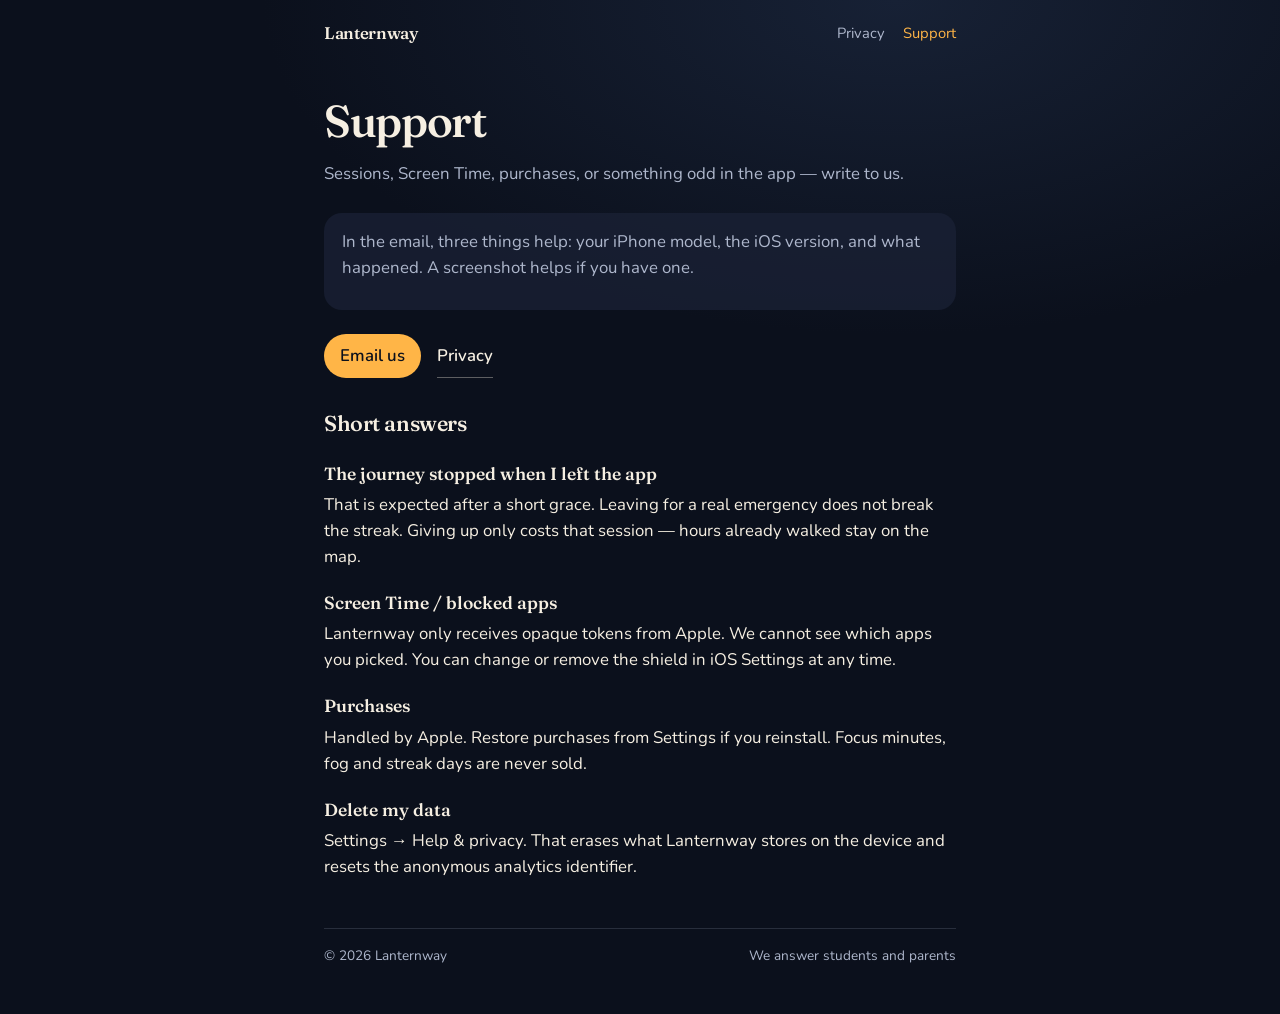
<file: support/index.html>
<!DOCTYPE html>
<html lang="en">
<head>
  <meta charset="utf-8">
  <meta name="viewport" content="width=device-width, initial-scale=1">
  <meta name="robots" content="noindex, nofollow, noarchive, nosnippet">
  <title>Support — Lanternway</title>
  <meta name="description" content="Support for Lanternway: sessions, Screen Time, purchases, and privacy.">
  <link rel="preconnect" href="https://fonts.googleapis.com">
  <link rel="preconnect" href="https://fonts.gstatic.com" crossorigin>
  <link href="https://fonts.googleapis.com/css2?family=Fraunces:opsz,wght@9..144,500;9..144,560&family=Nunito:wght@400;600;700&display=swap" rel="stylesheet">
  <link rel="stylesheet" href="../legal.css">
</head>
<body>
  <div class="wrap">
    <header class="top">
      <a class="brand" href="../">Lanternway</a>
      <nav class="nav" aria-label="Sections">
        <a href="../privacy/">Privacy</a>
        <a href="./" aria-current="page">Support</a>
      </nav>
    </header>

    <main class="page">
      <h1>Support</h1>
      <p class="lede">Sessions, Screen Time, purchases, or something odd in the app — write to us.</p>

      <div class="panel">
        <p>In the email, three things help: your iPhone model, the iOS version, and what happened. A screenshot helps if you have one.</p>
      </div>

      <div class="cta-row">
        <a class="btn btn-primary" href="mailto:n2we.nlike@gmail.com?subject=Lanternway">Email us</a>
        <a class="btn btn-ghost" href="../privacy/">Privacy</a>
      </div>

      <h2>Short answers</h2>
      <h3>The journey stopped when I left the app</h3>
      <p>That is expected after a short grace. Leaving for a real emergency does not break the streak. Giving up only costs that session — hours already walked stay on the map.</p>

      <h3>Screen Time / blocked apps</h3>
      <p>Lanternway only receives opaque tokens from Apple. We cannot see which apps you picked. You can change or remove the shield in iOS Settings at any time.</p>

      <h3>Purchases</h3>
      <p>Handled by Apple. Restore purchases from Settings if you reinstall. Focus minutes, fog and streak days are never sold.</p>

      <h3>Delete my data</h3>
      <p>Settings → Help &amp; privacy. That erases what Lanternway stores on the device and resets the anonymous analytics identifier.</p>
    </main>

    <footer class="foot">
      <div class="foot-row">
        <span>© 2026 Lanternway</span>
        <span>We answer students and parents</span>
      </div>
    </footer>
  </div>
</body>
</html>
</file>
<file: legal.css>
:root {
  --night: #0b101c;
  --dusk: #1b2236;
  --lantern: #ffb547;
  --mist: #aeb7cc;
  --parchment: #f6efe2;
  --serif: Fraunces, "Iowan Old Style", Palatino, Georgia, serif;
  --round: Nunito, ui-rounded, "Avenir Next", sans-serif;
}

* { box-sizing: border-box; }
body {
  margin: 0;
  background:
    radial-gradient(ellipse 90% 60% at 70% 0%, #172135, transparent 55%),
    var(--night);
  color: var(--parchment);
  font-family: var(--round);
  font-size: 1.05rem;
  line-height: 1.55;
}
a { color: var(--lantern); }
:focus-visible { outline: 2px solid var(--lantern); outline-offset: 3px; }

.wrap {
  max-width: 42rem;
  margin: 0 auto;
  padding: 1.25rem 1.25rem 3rem;
}
.top {
  display: flex;
  justify-content: space-between;
  align-items: center;
  gap: 1rem;
  margin-bottom: 2.5rem;
  font-family: var(--serif);
}
.brand {
  color: var(--parchment);
  text-decoration: none;
  font-weight: 560;
  letter-spacing: -0.02em;
}
.nav {
  display: flex;
  flex-wrap: wrap;
  gap: 0.9rem 1.1rem;
  color: var(--mist);
  font-family: var(--round);
  font-size: 0.92rem;
}
.nav a { color: inherit; text-decoration: none; }
.nav a[aria-current="page"] { color: var(--lantern); }

h1 {
  margin: 0 0 0.35rem;
  font-family: var(--serif);
  font-weight: 560;
  font-size: clamp(2.1rem, 5vw, 2.8rem);
  letter-spacing: -0.03em;
}
.meta, .lede {
  color: var(--mist);
  margin: 0 0 1.6rem;
}
h2 {
  margin: 1.8rem 0 0.45rem;
  font-family: var(--serif);
  font-weight: 560;
  font-size: 1.35rem;
  letter-spacing: -0.02em;
}
h3 {
  margin: 1.2rem 0 0.3rem;
  font-family: var(--serif);
  font-weight: 560;
  font-size: 1.1rem;
}
p { margin: 0 0 0.85rem; }
.panel {
  margin: 0 0 1.5rem;
  padding: 1rem 1.1rem;
  border-radius: 18px;
  background: rgba(27, 34, 54, 0.72);
  color: var(--mist);
}
.cta-row {
  display: flex;
  flex-wrap: wrap;
  gap: 0.7rem 1rem;
  margin: 1.2rem 0 1.6rem;
}
.btn {
  display: inline-flex;
  align-items: center;
  min-height: 44px;
  padding: 0 1rem;
  border-radius: 999px;
  text-decoration: none;
  font-weight: 600;
}
.btn-primary { background: var(--lantern); color: var(--night); }
.btn-ghost {
  color: var(--parchment);
  border-bottom: 1px solid rgba(246, 239, 226, 0.35);
  border-radius: 0;
  padding: 0;
}
.foot {
  margin-top: 3rem;
  padding-top: 1rem;
  border-top: 1px solid rgba(174, 183, 204, 0.18);
  color: var(--mist);
  font-size: 0.85rem;
}
.foot-row {
  display: flex;
  justify-content: space-between;
  gap: 1rem;
  flex-wrap: wrap;
}
</file>
